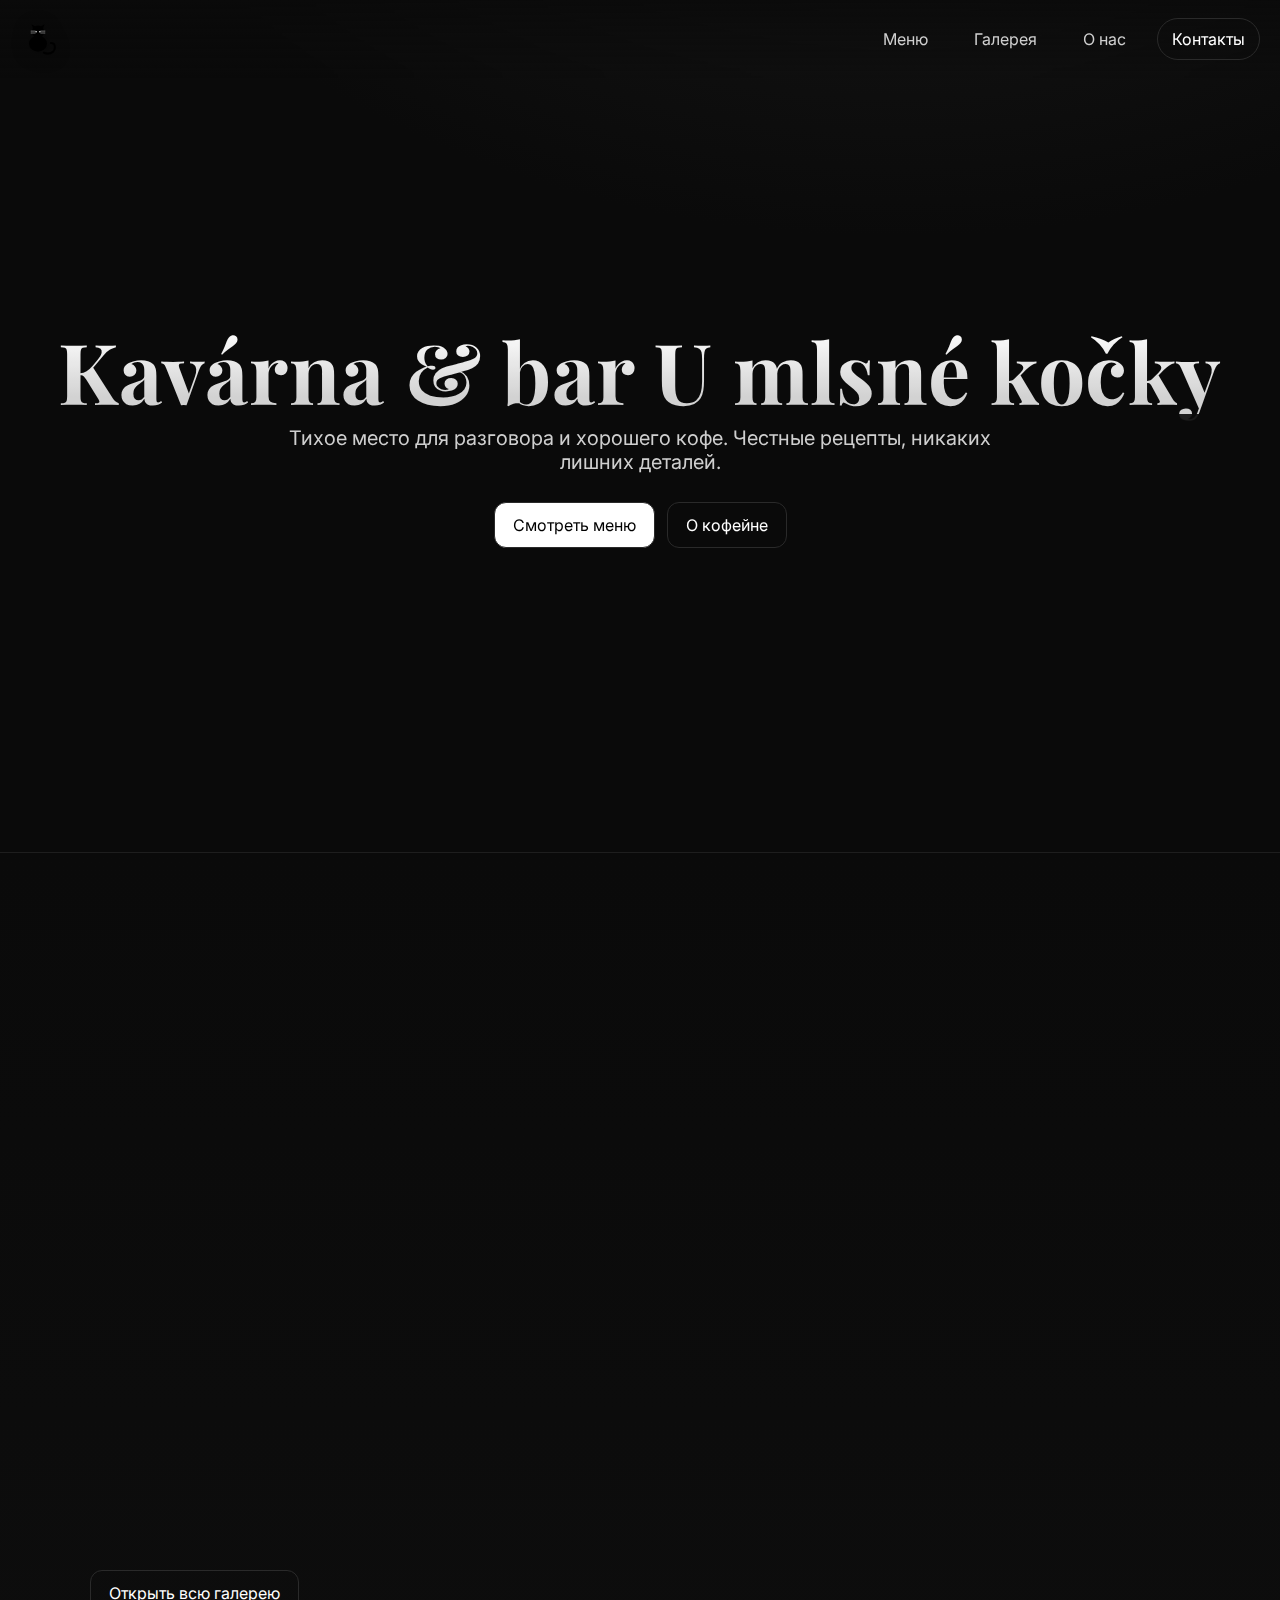
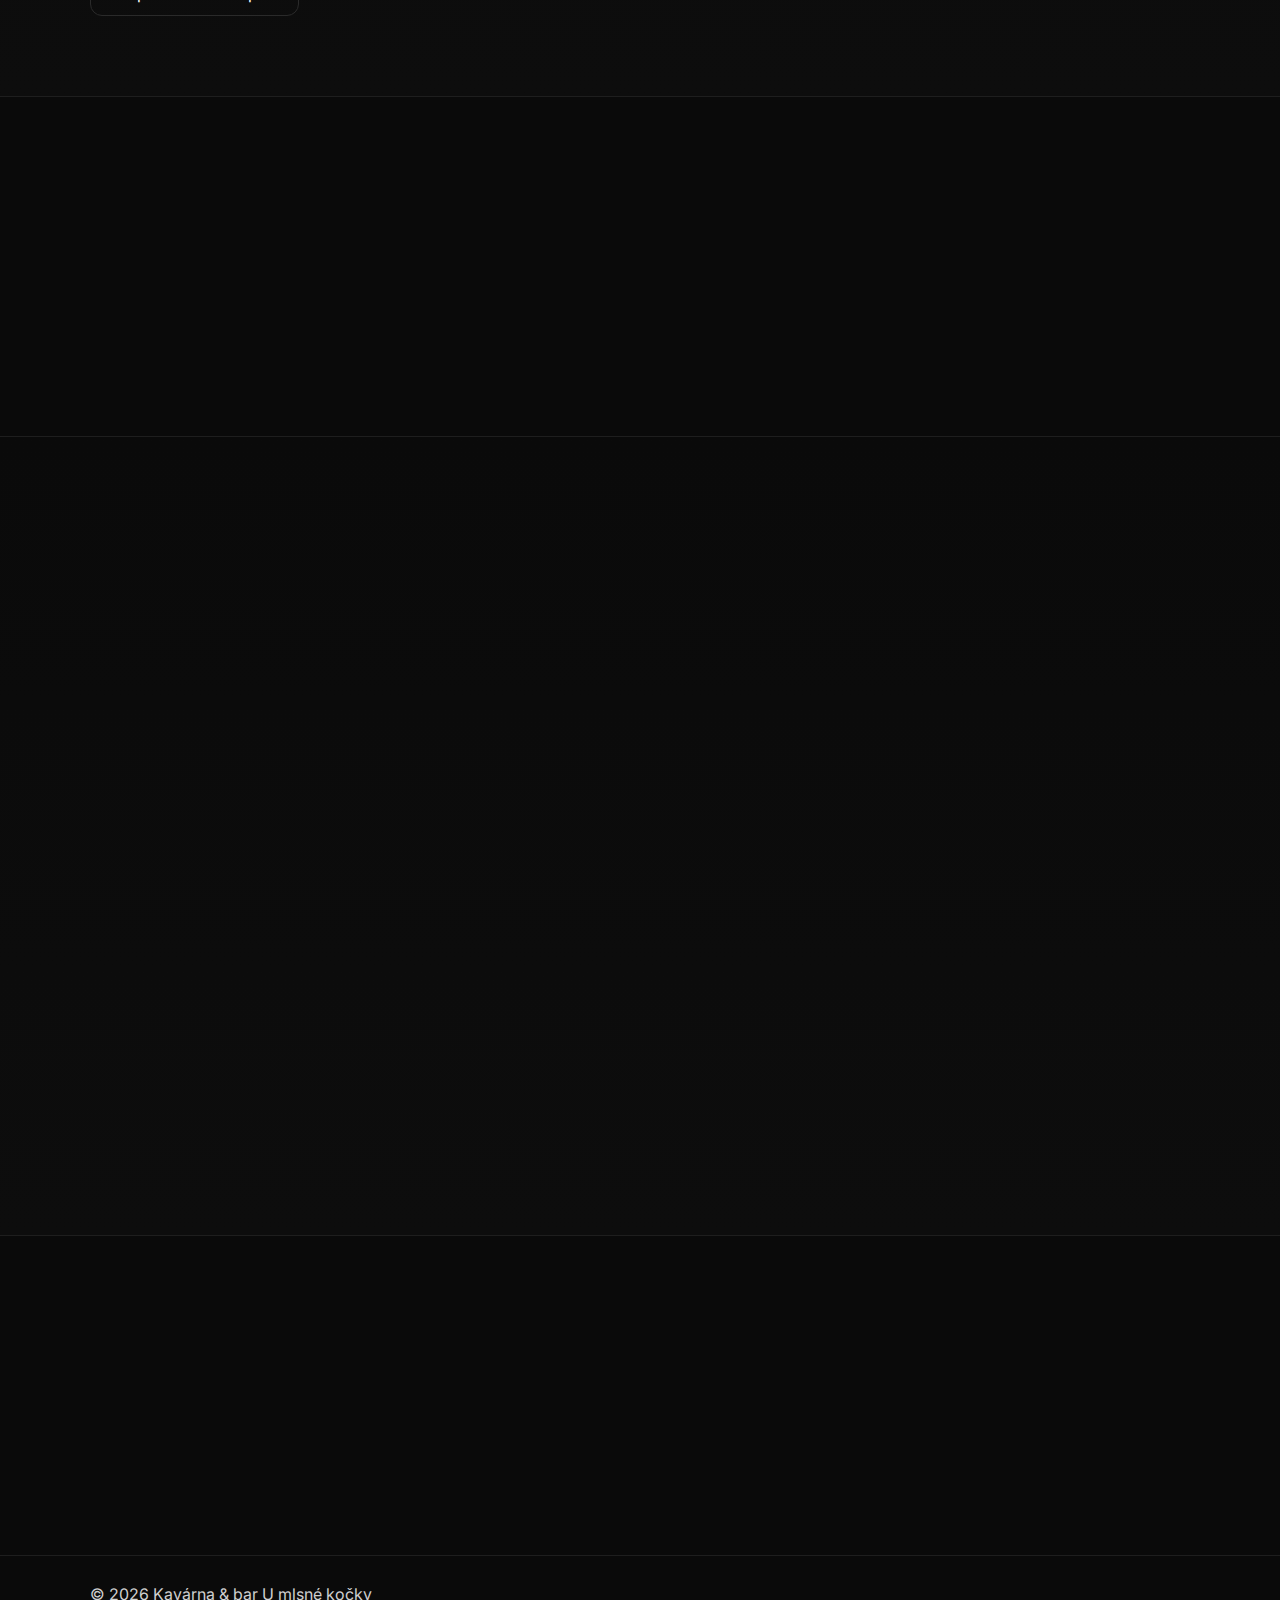
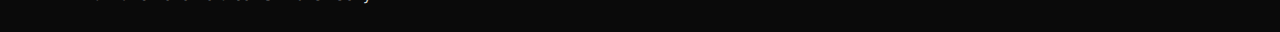
<file: Cafe-site/cafe-site/index.html>
<!doctype html>
<html lang="ru">
  <head>
    <meta charset="utf-8" />
    <meta name="viewport" content="width=device-width, initial-scale=1" />
    <title>Kavárna & bar U mlsné kočky</title>
    <meta name="description" content="Kavárna & bar U mlsné kočky — уютное монохромное место для кофе и разговоров" />
    <link rel="preconnect" href="https://fonts.googleapis.com">
    <link rel="preconnect" href="https://fonts.gstatic.com" crossorigin>
    <link href="https://fonts.googleapis.com/css2?family=Inter:wght@300;400;600;800&family=Playfair+Display:wght@400;700&display=swap" rel="stylesheet">
    <link rel="stylesheet" href="./styles.css" />
  </head>
  <body>
    <!-- Фиксированный логотип кота в углу -->
    <a class="logo" href="#hero" aria-label="Kavárna & bar U mlsné kočky">
      <img src="./assets/black-cat.svg" alt="Логотип — черный кот" />
    </a>

    <!-- Навигация -->
    <header class="site-header">
      <nav class="nav">
        <a href="./menu.html" class="nav__link">Меню</a>
        <a href="./gallery.html" class="nav__link">Галерея</a>
        <a href="./about.html" class="nav__link">О нас</a>
        <a href="./contact.html" class="nav__link nav__cta">Контакты</a>
      </nav>
    </header>

    <!-- Hero -->
    <section id="hero" class="hero">
      <div class="hero__inner">
        <h1 class="hero__title reveal">
          Kavárna & bar U mlsné kočky
        </h1>
        <p class="hero__subtitle reveal" style="--delay: .08s">
          Тихое место для разговора и хорошего кофе. Честные рецепты, никаких лишних деталей.
        </p>
        <div class="hero__actions reveal" style="--delay: .16s">
          <a href="#menu" class="btn btn--primary">Смотреть меню</a>
          <a href="#about" class="btn btn--ghost">О кофейне</a>
        </div>
      </div>
    </section>

    <!-- Галерея на главной -->
    <section id="gallery" class="section section--alt">
      <div class="container">
        <h2 class="section__title reveal">Галерея</h2>
        <div class="photo-grid">
          <div class="photo reveal"><span>Фото</span></div>
          <div class="photo reveal" style="--delay:.04s"><span>Фото</span></div>
          <div class="photo reveal" style="--delay:.08s"><span>Фото</span></div>
          <div class="photo reveal" style="--delay:.12s"><span>Фото</span></div>
          <div class="photo reveal" style="--delay:.16s"><span>Фото</span></div>
          <div class="photo reveal" style="--delay:.20s"><span>Фото</span></div>
        </div>
        <div class="hero__actions" style="margin-top:22px">
          <a href="./gallery.html" class="btn btn--ghost">Открыть всю галерею</a>
        </div>
      </div>
    </section>

    <!-- Меню -->
    <section id="menu" class="section">
      <div class="container">
        <h2 class="section__title reveal">Меню</h2>
        <p class="reveal" style="color: var(--muted); max-width: 720px;">
          На этой странице — краткий обзор. Полное меню с сезонными позициями — на отдельной странице.
        </p>
        <div class="hero__actions reveal" style="margin-top: 12px;">
          <a href="./menu.html" class="btn btn--primary">Открыть полное меню</a>
        </div>
      </div>
    </section>

    <!-- О нас (превью) -->
    <section id="about" class="section section--alt">
      <div class="container">
        <h2 class="section__title reveal">О нас</h2>
        <div class="split" style="margin-top: 6px;">
          <div class="split__col reveal">
            <p style="color: var(--muted); max-width: 680px;">
              Мы ценим простоту и аккуратность. О том, как работаем и почему так — на странице «О нас».
            </p>
            <div class="hero__actions" style="margin-top: 10px;">
              <a href="./about.html" class="btn btn--ghost">Читать историю</a>
            </div>
          </div>
          <div class="split__col reveal" style="--delay:.06s">
            <div class="photo" style="aspect-ratio: 3/4;"><span>Фото</span></div>
          </div>
        </div>
      </div>
    </section>

    <!-- Контакты (превью) -->
    <section id="contact" class="section">
      <div class="container">
        <h2 class="section__title reveal">Контакты</h2>
        <p class="reveal" style="color: var(--muted); max-width: 720px;">Адрес, часы и телефон — на отдельной странице. Будем рады встрече.</p>
        <div class="hero__actions reveal" style="margin-top: 12px;">
          <a href="./contact.html" class="btn btn--primary">Открыть контакты</a>
        </div>
      </div>
    </section>

    <footer class="footer">
      <div class="container">
        <span>© <span id="year"></span> Kavárna & bar U mlsné kočky</span>
      </div>
    </footer>

    <script src="./script.js"></script>
  </body>
</html>
</file>
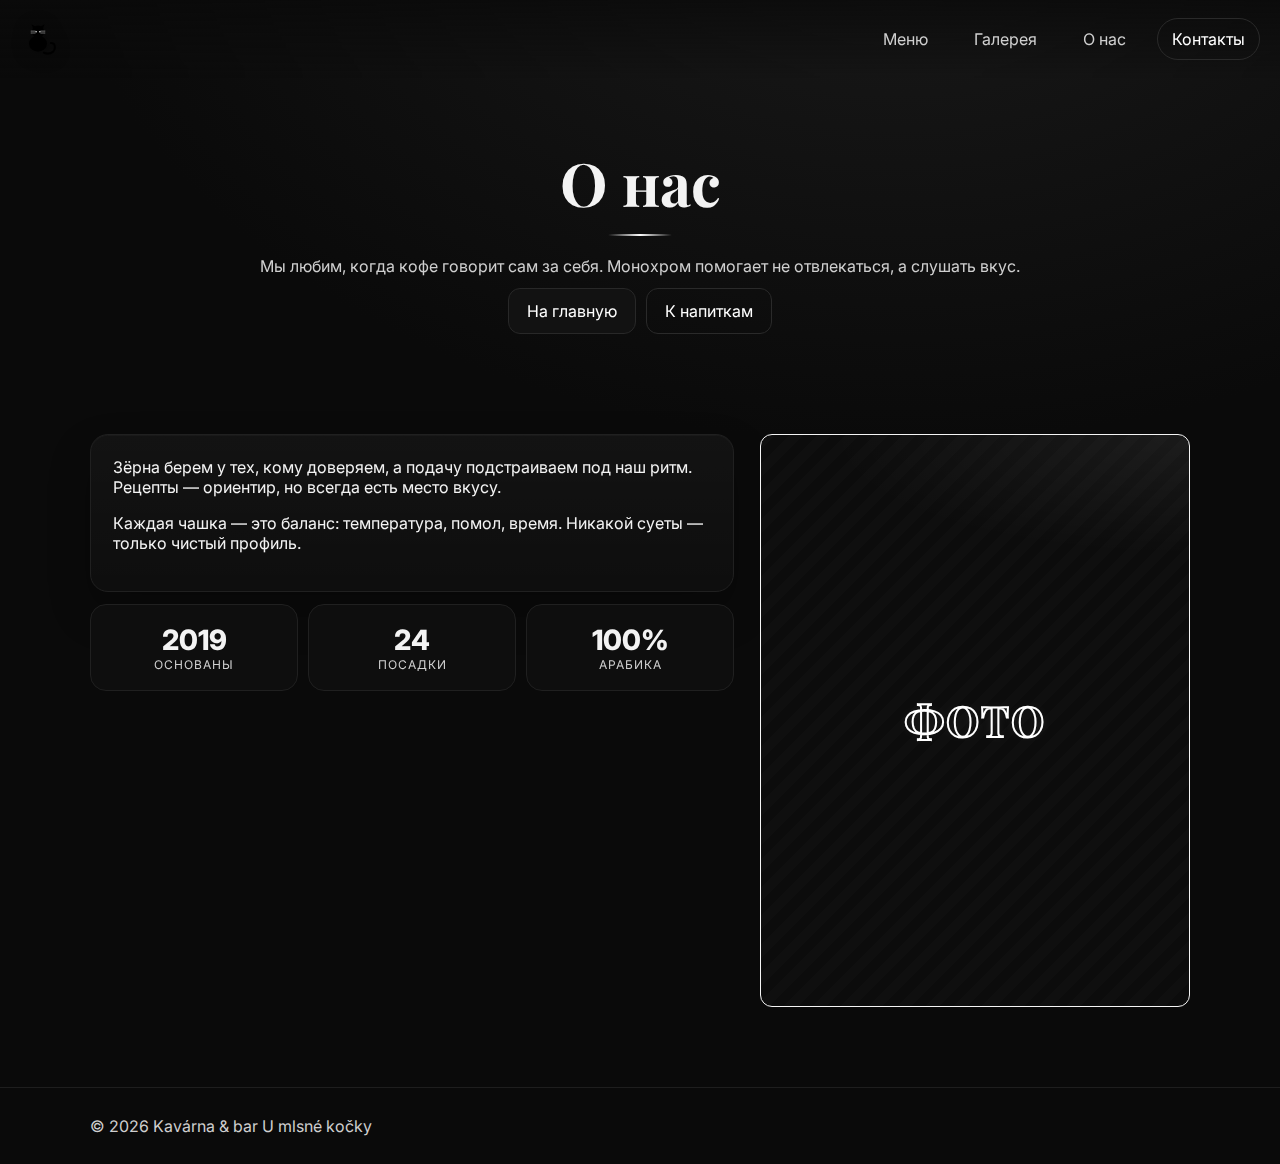
<file: Cafe-site/cafe-site/about.html>
<!doctype html>
<html lang="ru">
  <head>
    <meta charset="utf-8" />
    <meta name="viewport" content="width=device-width, initial-scale=1" />
    <title>О нас — Kavárna & bar U mlsné kočky</title>
    <meta name="description" content="О нас — Kavárna & bar U mlsné kočky. Наша философия, ритм и вкус без лишних слов." />
    <link rel="preconnect" href="https://fonts.googleapis.com">
    <link rel="preconnect" href="https://fonts.gstatic.com" crossorigin>
    <link href="https://fonts.googleapis.com/css2?family=Inter:wght@300;400;600;800&family=Playfair+Display:wght@400;700&display=swap" rel="stylesheet">
    <link rel="stylesheet" href="./styles.css" />
  </head>
  <body>
    <a class="logo" href="./index.html#hero" aria-label="Kavárna & bar U mlsné kočky">
      <img src="./assets/black-cat.svg" alt="Логотип — черный кот" />
    </a>

    <header class="site-header">
      <nav class="nav">
        <a href="./menu.html" class="nav__link">Меню</a>
        <a href="./gallery.html" class="nav__link">Галерея</a>
        <a href="./about.html" class="nav__link">О нас</a>
        <a href="./contact.html" class="nav__link nav__cta">Контакты</a>
      </nav>
    </header>

    <section class="page-hero">
      <div class="container">
        <h1 class="page-hero__title reveal">О нас</h1>
        <div class="rule reveal" style="--delay:.03s"></div>
        <p class="page-hero__subtitle reveal" style="--delay:.06s">Мы любим, когда кофе говорит сам за себя. Монохром помогает не отвлекаться, а слушать вкус.</p>
        <div class="btn-group reveal" style="--delay:.09s; margin-top:12px;">
          <a href="./index.html#hero" class="btn btn--soft">На главную</a>
          <a href="./menu.html" class="btn btn--ghost">К напиткам</a>
        </div>
      </div>
    </section>

    <section class="section">
      <div class="container">
        <div class="split" style="margin-top: 6px;">
          <div class="split__col">
            <div class="panel reveal">
              <p style="margin-top:0">Зёрна берем у тех, кому доверяем, а подачу подстраиваем под наш ритм. Рецепты — ориентир, но всегда есть место вкусу.</p>
              <p>Каждая чашка — это баланс: температура, помол, время. Никакой суеты — только чистый профиль.</p>
            </div>
            <div class="about-block reveal" style="margin-top: 12px;">
              <div class="about-block__item"><span class="about-block__num">2019</span><span class="about-block__label">основаны</span></div>
              <div class="about-block__item"><span class="about-block__num">24</span><span class="about-block__label">посадки</span></div>
              <div class="about-block__item"><span class="about-block__num">100%</span><span class="about-block__label">арабика</span></div>
            </div>
          </div>
          <div class="split__col reveal" style="--delay:.06s">
            <div class="photo" style="aspect-ratio: 3/4;"><span>Фото</span></div>
          </div>
        </div>
      </div>
    </section>

    <footer class="footer">
      <div class="container">
        <span>© <span id="year"></span> Kavárna & bar U mlsné kočky</span>
      </div>
    </footer>

    <script src="./script.js"></script>
  </body>
</html>
</file>
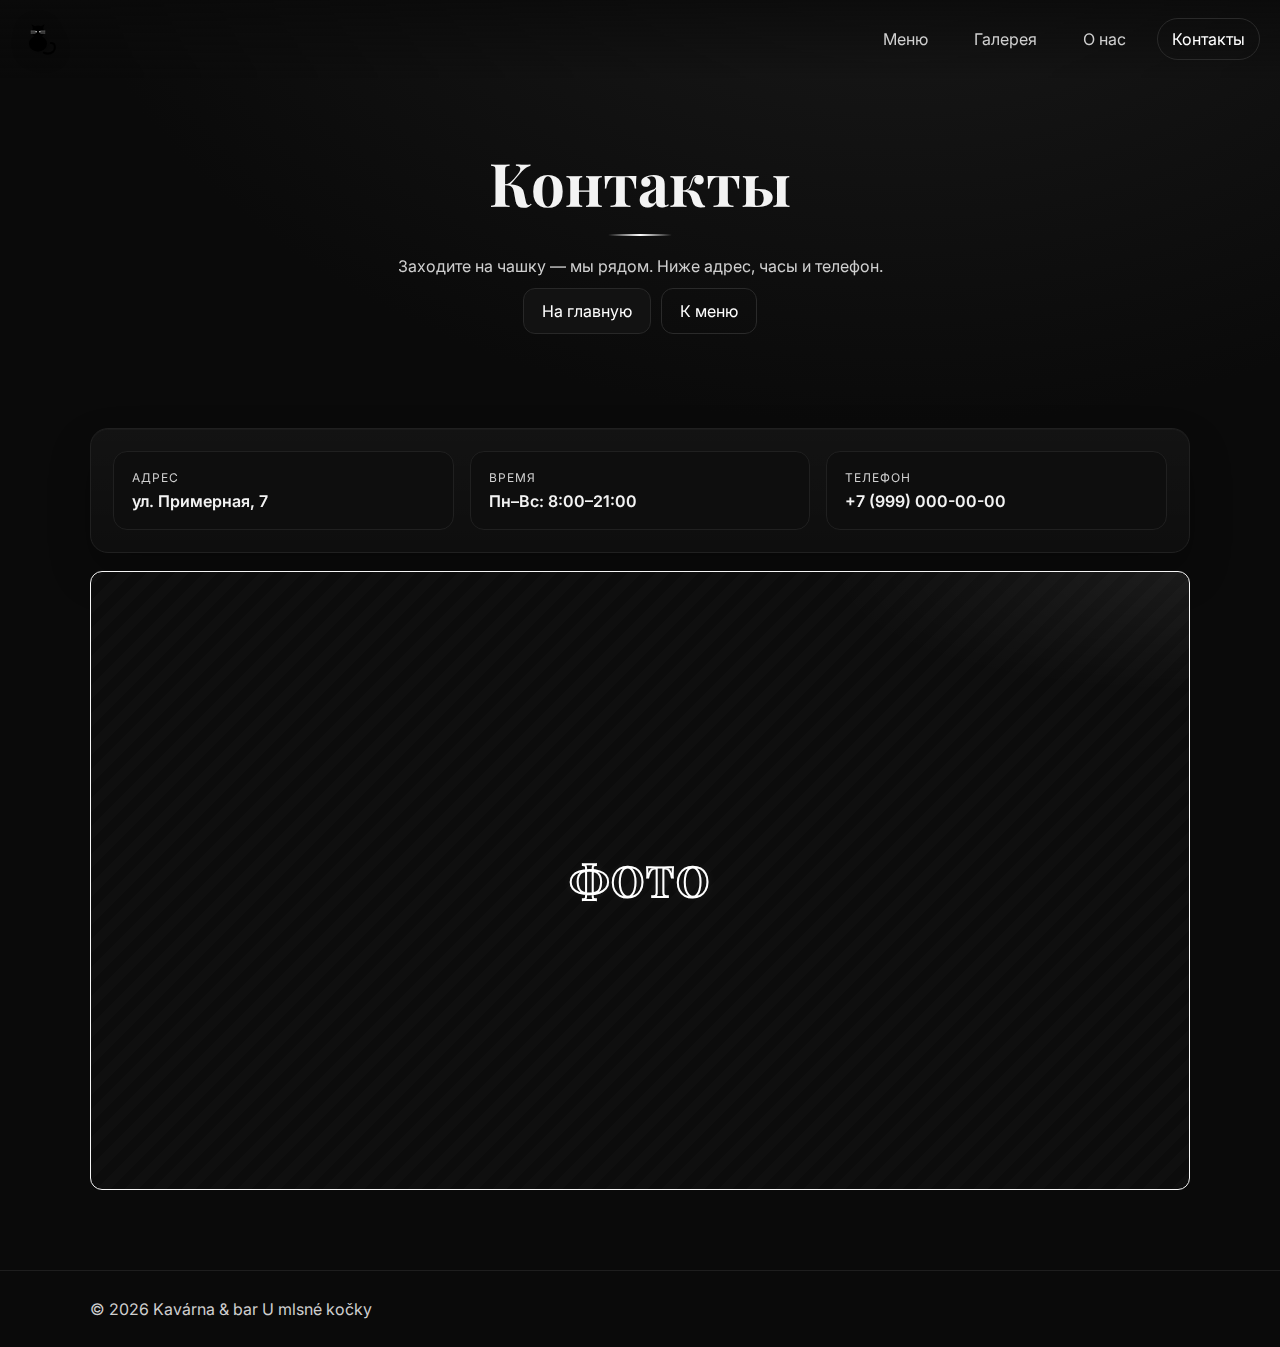
<file: Cafe-site/cafe-site/contact.html>
<!doctype html>
<html lang="ru">
  <head>
    <meta charset="utf-8" />
    <meta name="viewport" content="width=device-width, initial-scale=1" />
    <title>Контакты — Kavárna & bar U mlsné kočky</title>
    <meta name="description" content="Контакты Kavárna & bar U mlsné kočky — адрес, часы, телефон" />
    <link rel="preconnect" href="https://fonts.googleapis.com">
    <link rel="preconnect" href="https://fonts.gstatic.com" crossorigin>
    <link href="https://fonts.googleapis.com/css2?family=Inter:wght@300;400;600;800&family=Playfair+Display:wght@400;700&display=swap" rel="stylesheet">
    <link rel="stylesheet" href="./styles.css" />
  </head>
  <body>
    <a class="logo" href="./index.html#hero" aria-label="Kavárna & bar U mlsné kočky">
      <img src="./assets/black-cat.svg" alt="Логотип — черный кот" />
    </a>

    <header class="site-header">
      <nav class="nav">
        <a href="./menu.html" class="nav__link">Меню</a>
        <a href="./gallery.html" class="nav__link">Галерея</a>
        <a href="./about.html" class="nav__link">О нас</a>
        <a href="./contact.html" class="nav__link nav__cta">Контакты</a>
      </nav>
    </header>

    <section class="page-hero">
      <div class="container">
        <h1 class="page-hero__title reveal">Контакты</h1>
        <div class="rule reveal" style="--delay:.03s"></div>
        <p class="page-hero__subtitle reveal" style="--delay:.06s">Заходите на чашку — мы рядом. Ниже адрес, часы и телефон.</p>
        <div class="btn-group reveal" style="--delay:.09s; margin-top:12px;">
          <a href="./index.html#hero" class="btn btn--soft">На главную</a>
          <a href="./menu.html" class="btn btn--ghost">К меню</a>
        </div>
      </div>
    </section>

    <section class="section">
      <div class="container">
        <div class="panel reveal">
          <div class="contact" style="margin-top: 0;">
            <div class="contact__item"><span class="contact__label">Адрес</span><span class="contact__value">ул. Примерная, 7</span></div>
            <div class="contact__item"><span class="contact__label">Время</span><span class="contact__value">Пн–Вс: 8:00–21:00</span></div>
            <div class="contact__item"><span class="contact__label">Телефон</span><a class="contact__value" href="tel:+79990000000">+7 (999) 000-00-00</a></div>
          </div>
        </div>
        <div class="reveal" style="--delay:.06s; margin-top:18px;">
          <div class="photo" style="aspect-ratio: 16/9;"><span>Фото</span></div>
        </div>
      </div>
    </section>

    <footer class="footer">
      <div class="container">
        <span>© <span id="year"></span> Kavárna & bar U mlsné kočky</span>
      </div>
    </footer>

    <script src="./script.js"></script>
  </body>
</html>
</file>
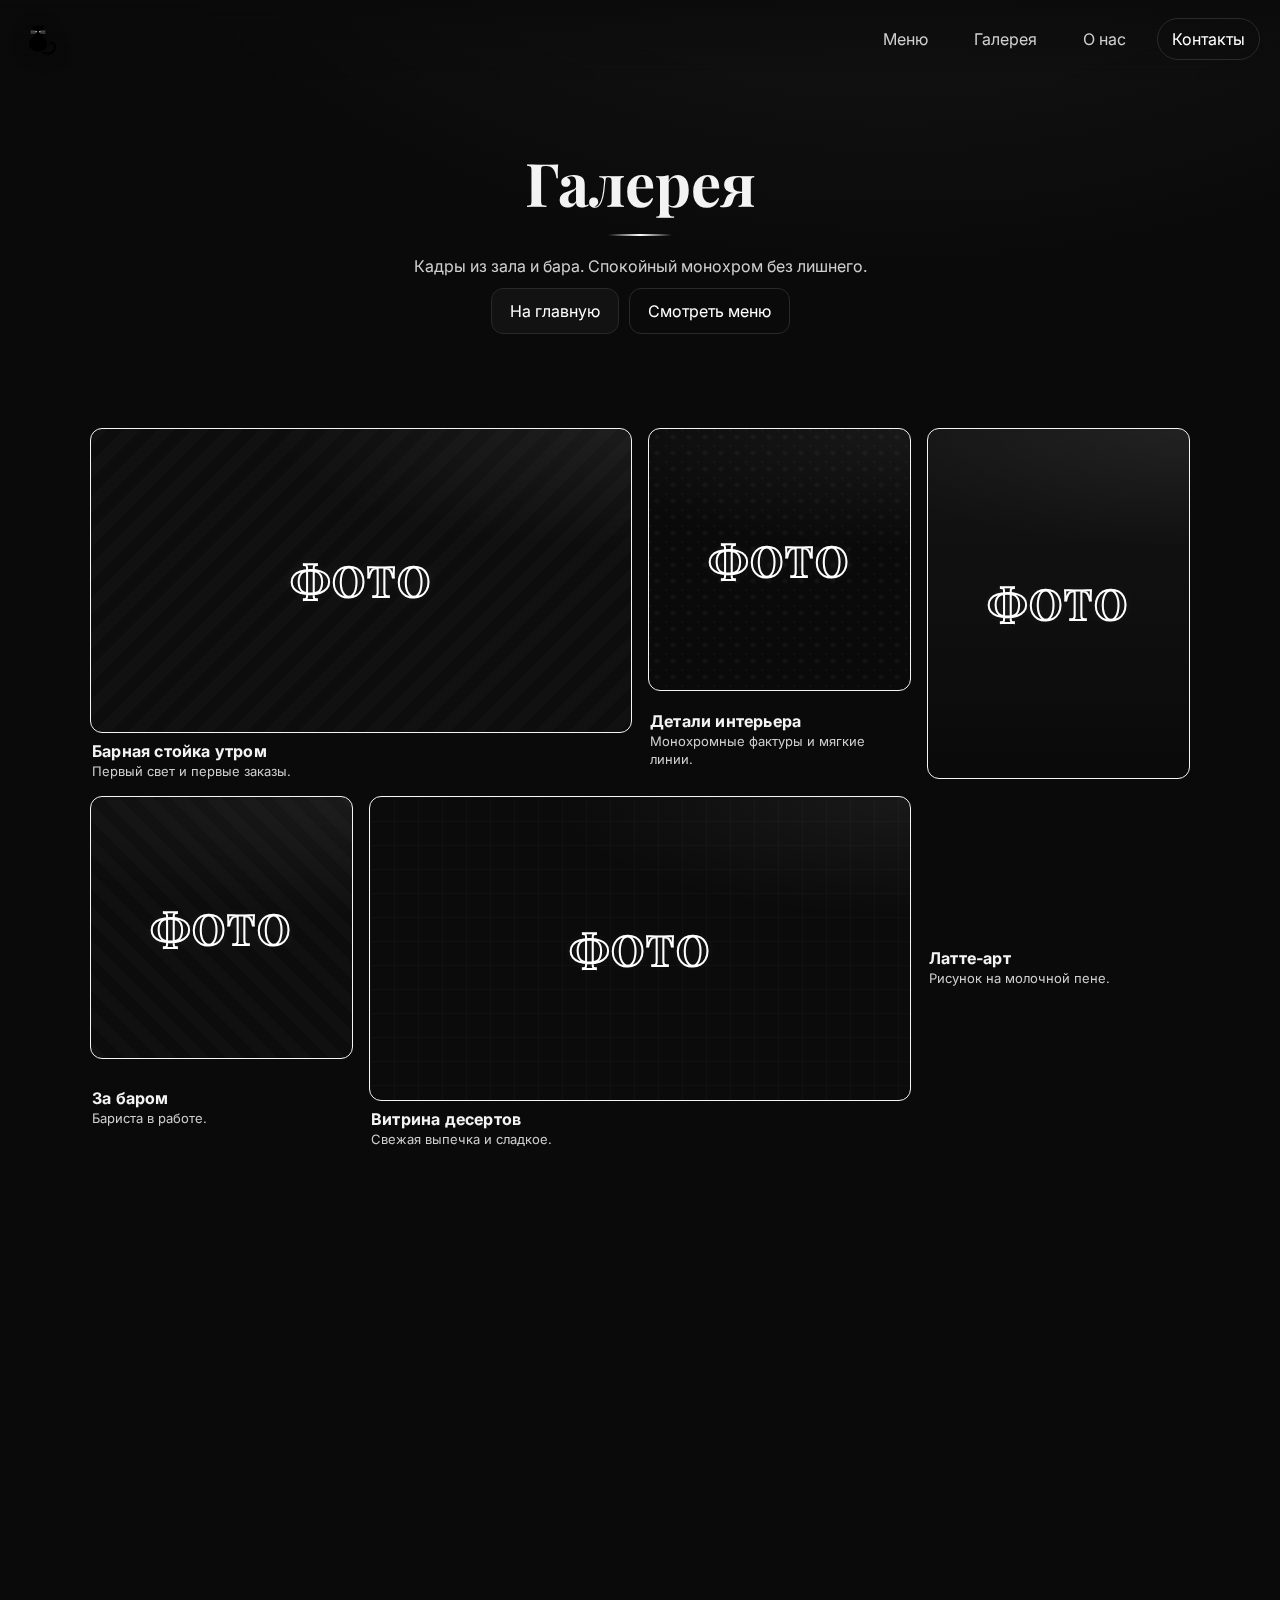
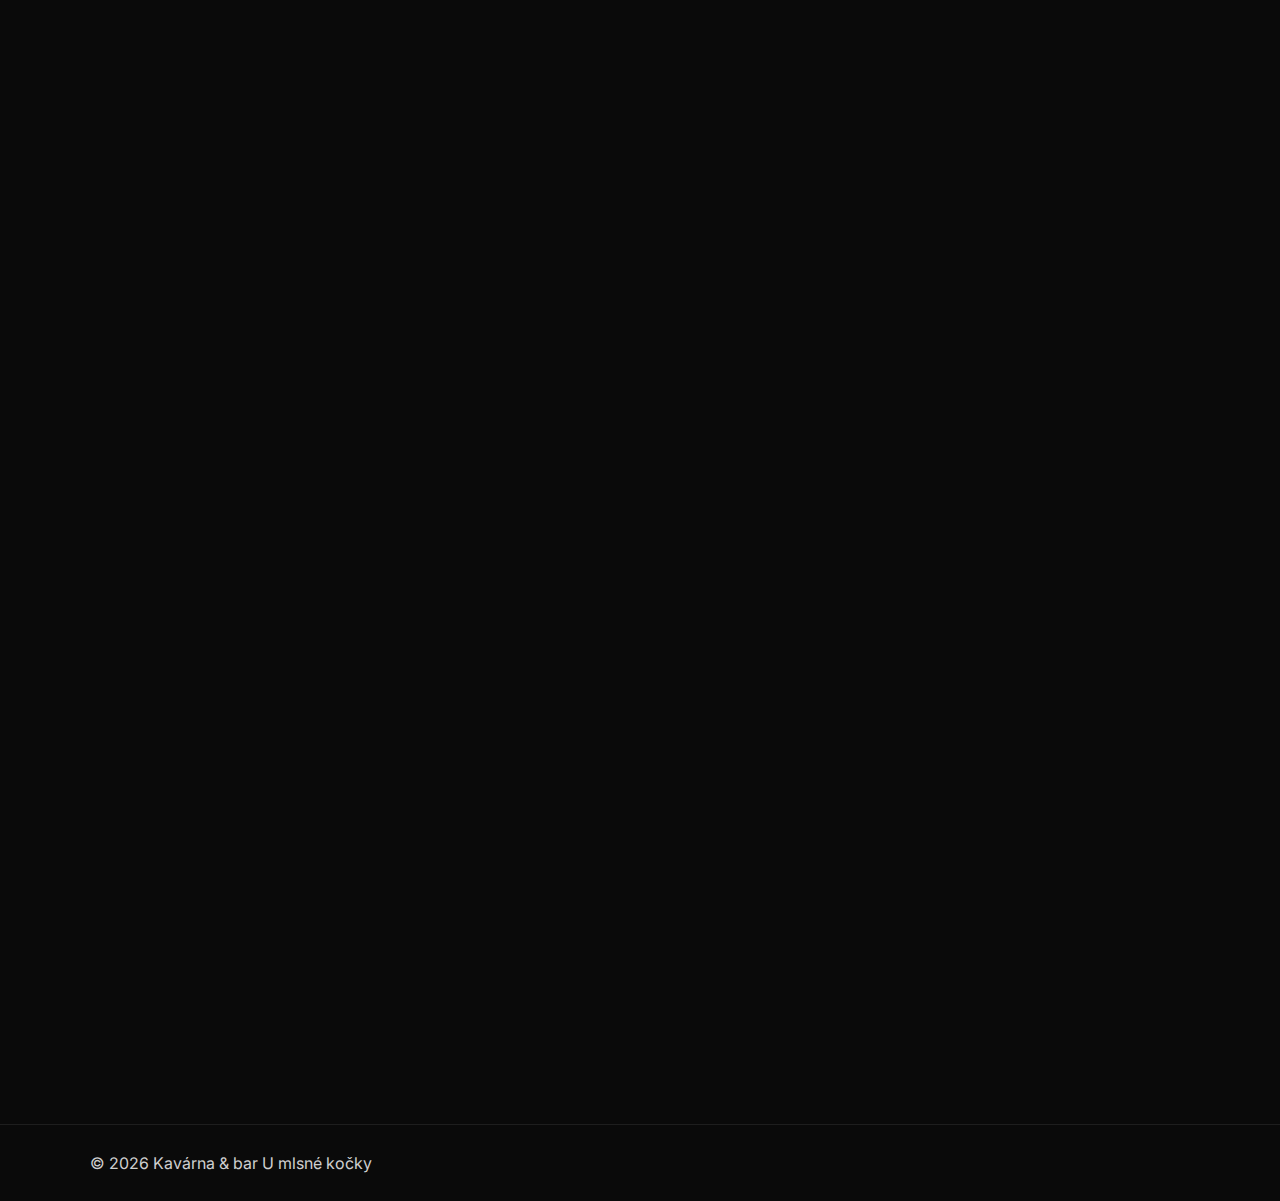
<file: Cafe-site/cafe-site/gallery.html>
<!doctype html>
<html lang="ru">
  <head>
    <meta charset="utf-8" />
    <meta name="viewport" content="width=device-width, initial-scale=1" />
    <title>Галерея — Kavárna & bar U mlsné kočky</title>
    <meta name="description" content="Галерея Kavárna & bar U mlsné kočky — моменты и настроение в монохроме" />
    <link rel="preconnect" href="https://fonts.googleapis.com">
    <link rel="preconnect" href="https://fonts.gstatic.com" crossorigin>
    <link href="https://fonts.googleapis.com/css2?family=Inter:wght@300;400;600;800&family=Playfair+Display:wght@400;700&display=swap" rel="stylesheet">
    <link rel="stylesheet" href="./styles.css" />
  </head>
  <body>
    <a class="logo" href="./index.html#hero" aria-label="Kavárna & bar U mlsné kočky">
      <img src="./assets/black-cat.svg" alt="Логотип — черный кот" />
    </a>

    <header class="site-header">
      <nav class="nav">
        <a href="./menu.html" class="nav__link">Меню</a>
        <a href="./gallery.html" class="nav__link">Галерея</a>
        <a href="./about.html" class="nav__link">О нас</a>
        <a href="./contact.html" class="nav__link nav__cta">Контакты</a>
      </nav>
    </header>

    <section class="page-hero">
      <div class="container">
        <h1 class="page-hero__title reveal">Галерея</h1>
        <div class="rule reveal" style="--delay:.03s"></div>
        <p class="page-hero__subtitle reveal" style="--delay:.06s">Кадры из зала и бара. Спокойный монохром без лишнего.</p>
        <div class="btn-group reveal" style="--delay:.09s; margin-top:12px;">
          <a href="./index.html#hero" class="btn btn--soft">На главную</a>
          <a href="./menu.html" class="btn btn--ghost">Смотреть меню</a>
        </div>
      </div>
    </section>

    <section class="section">
      <div class="container">
        <div class="masonry-grid">
          <div class="photo-card span-col-2 reveal">
            <div class="photo photo--wide photo--diag"><span>Фото</span></div>
            <div class="caption"><h3 class="caption__title">Барная стойка утром</h3><p class="caption__desc">Первый свет и первые заказы.</p></div>
          </div>
          <div class="photo-card reveal" style="--delay:.02s">
            <div class="photo photo--square photo--dots"><span>Фото</span></div>
            <div class="caption"><h3 class="caption__title">Детали интерьера</h3><p class="caption__desc">Монохромные фактуры и мягкие линии.</p></div>
          </div>
          <div class="photo-card span-row-2 reveal" style="--delay:.04s">
            <div class="photo photo--tall photo--fade"><span>Фото</span></div>
            <div class="caption"><h3 class="caption__title">Латте‑арт</h3><p class="caption__desc">Рисунок на молочной пене.</p></div>
          </div>
          <div class="photo-card reveal" style="--delay:.06s">
            <div class="photo photo--square photo--cross"><span>Фото</span></div>
            <div class="caption"><h3 class="caption__title">За баром</h3><p class="caption__desc">Бариста в работе.</p></div>
          </div>
          <div class="photo-card span-col-2 reveal" style="--delay:.08s">
            <div class="photo photo--wide photo--grid"><span>Фото</span></div>
            <div class="caption"><h3 class="caption__title">Витрина десертов</h3><p class="caption__desc">Свежая выпечка и сладкое.</p></div>
          </div>
          <div class="photo-card reveal" style="--delay:.10s">
            <div class="photo photo--tall photo--diag"><span>Фото</span></div>
            <div class="caption"><h3 class="caption__title">Вид на улицу</h3><p class="caption__desc">Город и пар из чашки.</p></div>
          </div>
          <div class="photo-card reveal" style="--delay:.12s">
            <div class="photo photo--square photo--fade"><span>Фото</span></div>
            <div class="caption"><h3 class="caption__title">Зёрна</h3><p class="caption__desc">Свежая обжарка и аромат.</p></div>
          </div>
          <div class="photo-card span-col-2 reveal" style="--delay:.14s">
            <div class="photo photo--wide photo--dots"><span>Фото</span></div>
            <div class="caption"><h3 class="caption__title">Зал вечером</h3><p class="caption__desc">Тихие разговоры и мягкий свет.</p></div>
          </div>
          <div class="photo-card reveal" style="--delay:.16s">
            <div class="photo photo--square photo--grid"><span>Фото</span></div>
            <div class="caption"><h3 class="caption__title">Эспрессо</h3><p class="caption__desc">Коротко и по делу.</p></div>
          </div>
          <div class="photo-card span-row-2 reveal" style="--delay:.18s">
            <div class="photo photo--tall photo--cross"><span>Фото</span></div>
            <div class="caption"><h3 class="caption__title">Кухня бара</h3><p class="caption__desc">Помол, вес и тайминг.</p></div>
          </div>
          <div class="photo-card span-col-2 reveal" style="--delay:.20s">
            <div class="photo photo--wide photo--fade"><span>Фото</span></div>
            <div class="caption"><h3 class="caption__title">Раннее утро</h3><p class="caption__desc">Первый пар из кофемашины.</p></div>
          </div>
          <div class="photo-card reveal" style="--delay:.22s">
            <div class="photo photo--square photo--diag"><span>Фото</span></div>
            <div class="caption"><h3 class="caption__title">Подача</h3><p class="caption__desc">Тонкая керамика и тёплые руки.</p></div>
          </div>
          <div class="photo-card reveal" style="--delay:.24s">
            <div class="photo photo--square photo--grid"><span>Фото</span></div>
            <div class="caption"><h3 class="caption__title">У стойки</h3><p class="caption__desc">Небольшая очередь — хороший признак.</p></div>
          </div>
          <div class="photo-card span-col-2 reveal" style="--delay:.26s">
            <div class="photo photo--wide photo--diag"><span>Фото</span></div>
            <div class="caption"><h3 class="caption__title">Закат в зале</h3><p class="caption__desc">Мягкий свет на тёмных столешницах.</p></div>
          </div>
        </div>
      </div>
    </section>

    <footer class="footer">
      <div class="container">
        <span>© <span id="year"></span> Kavárna & bar U mlsné kočky</span>
      </div>
    </footer>

    <script src="./script.js"></script>
  </body>
</html>
</file>
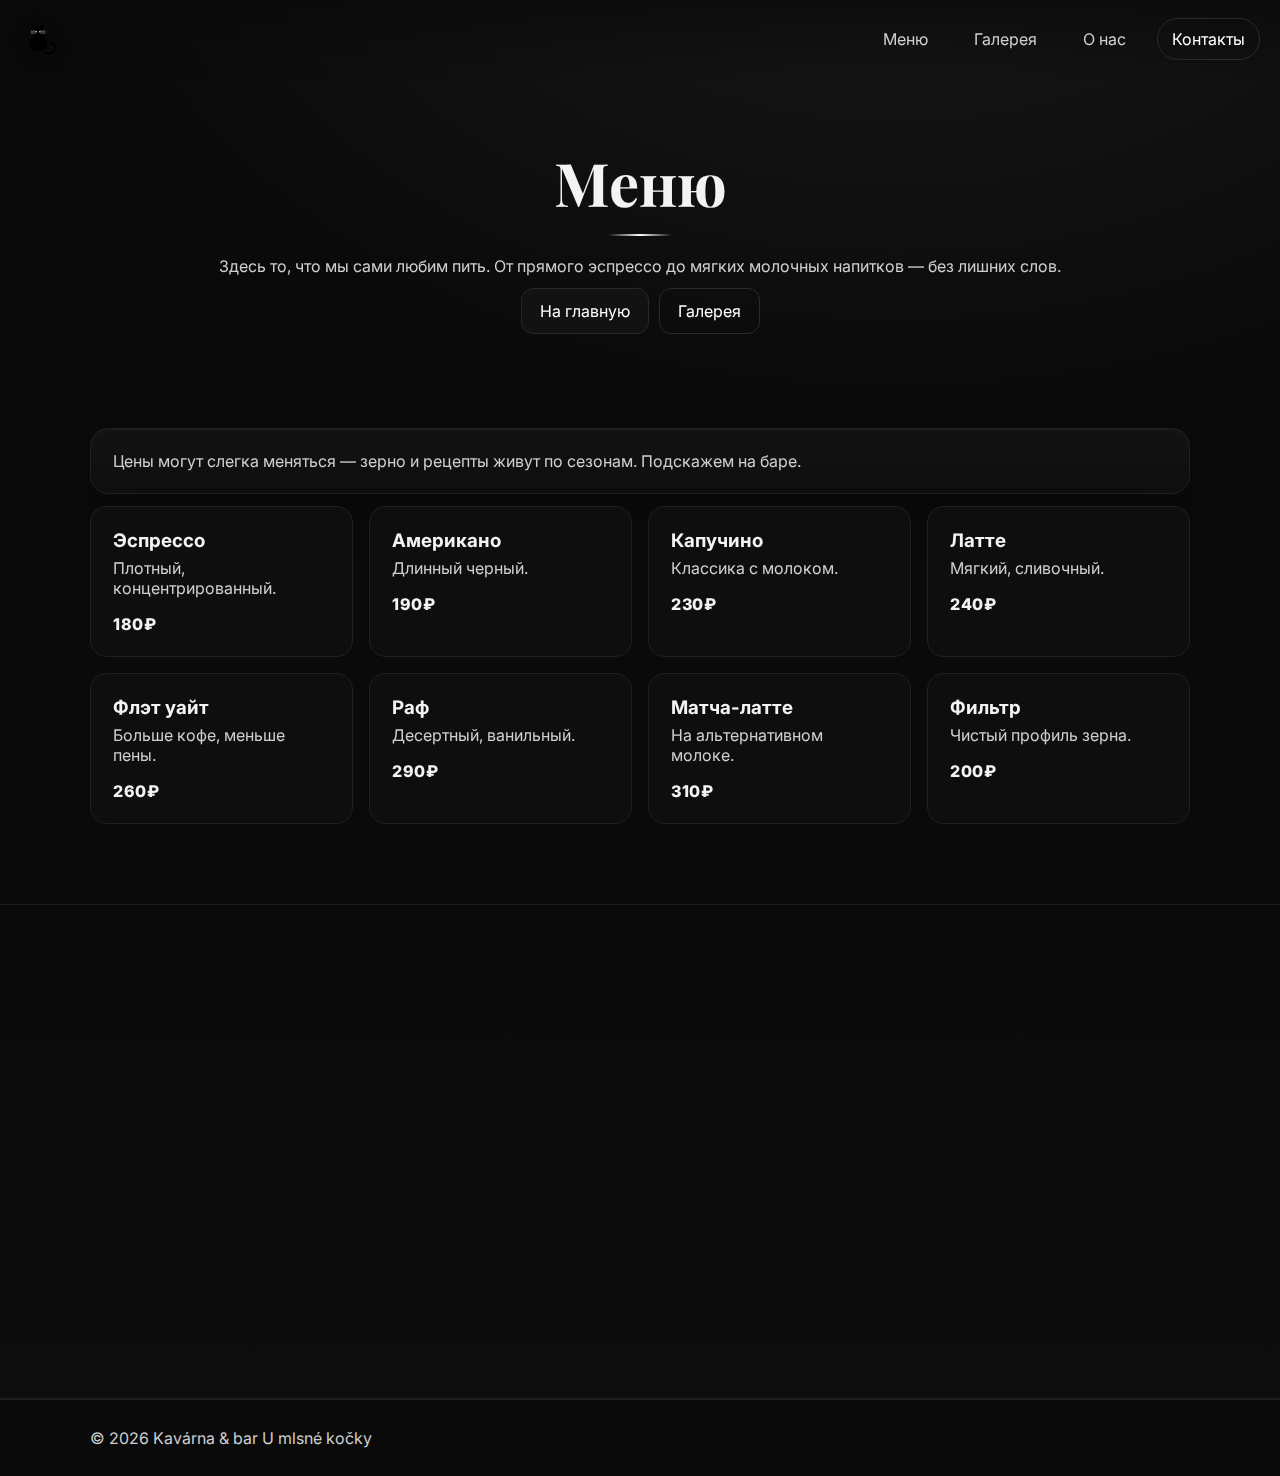
<file: Cafe-site/cafe-site/menu.html>
<!doctype html>
<html lang="ru">
  <head>
    <meta charset="utf-8" />
    <meta name="viewport" content="width=device-width, initial-scale=1" />
    <title>Меню — Kavárna & bar U mlsné kočky</title>
    <meta name="description" content="Меню Kavárna & bar U mlsné kočky — любимые классики и сезонные находки" />
    <link rel="preconnect" href="https://fonts.googleapis.com">
    <link rel="preconnect" href="https://fonts.gstatic.com" crossorigin>
    <link href="https://fonts.googleapis.com/css2?family=Inter:wght@300;400;600;800&family=Playfair+Display:wght@400;700&display=swap" rel="stylesheet">
    <link rel="stylesheet" href="./styles.css" />
  </head>
  <body>
    <a class="logo" href="./index.html#hero" aria-label="Kavárna & bar U mlsné kočky">
      <img src="./assets/black-cat.svg" alt="Логотип — черный кот" />
    </a>

    <header class="site-header">
      <nav class="nav">
        <a href="./menu.html" class="nav__link">Меню</a>
        <a href="./gallery.html" class="nav__link">Галерея</a>
        <a href="./about.html" class="nav__link">О нас</a>
        <a href="./contact.html" class="nav__link nav__cta">Контакты</a>
      </nav>
    </header>

    <section class="page-hero">
      <div class="container">
        <h1 class="page-hero__title reveal">Меню</h1>
        <div class="rule reveal" style="--delay:.03s"></div>
        <p class="page-hero__subtitle reveal" style="--delay:.06s">Здесь то, что мы сами любим пить. От прямого эспрессо до мягких молочных напитков — без лишних слов.</p>
        <div class="btn-group reveal" style="--delay:.09s; margin-top:12px;">
          <a href="./index.html#hero" class="btn btn--soft">На главную</a>
          <a href="./gallery.html" class="btn btn--ghost">Галерея</a>
        </div>
      </div>
    </section>

    <section class="section">
      <div class="container">
        <div class="panel reveal">
          <p style="color: var(--muted); margin:0;">Цены могут слегка меняться — зерно и рецепты живут по сезонам. Подскажем на баре.</p>
        </div>
        <div class="menu-grid" style="margin-top: 12px;">
          <article class="card reveal"><h3 class="card__title">Эспрессо</h3><p class="card__text">Плотный, концентрированный.</p><span class="card__price">180₽</span></article>
          <article class="card reveal" style="--delay:.04s"><h3 class="card__title">Американо</h3><p class="card__text">Длинный черный.</p><span class="card__price">190₽</span></article>
          <article class="card reveal" style="--delay:.08s"><h3 class="card__title">Капучино</h3><p class="card__text">Классика с молоком.</p><span class="card__price">230₽</span></article>
          <article class="card reveal" style="--delay:.12s"><h3 class="card__title">Латте</h3><p class="card__text">Мягкий, сливочный.</p><span class="card__price">240₽</span></article>
          <article class="card reveal" style="--delay:.16s"><h3 class="card__title">Флэт уайт</h3><p class="card__text">Больше кофе, меньше пены.</p><span class="card__price">260₽</span></article>
          <article class="card reveal" style="--delay:.20s"><h3 class="card__title">Раф</h3><p class="card__text">Десертный, ванильный.</p><span class="card__price">290₽</span></article>
          <article class="card reveal" style="--delay:.24s"><h3 class="card__title">Матча-латте</h3><p class="card__text">На альтернативном молоке.</p><span class="card__price">310₽</span></article>
          <article class="card reveal" style="--delay:.28s"><h3 class="card__title">Фильтр</h3><p class="card__text">Чистый профиль зерна.</p><span class="card__price">200₽</span></article>
        </div>
      </div>
    </section>

    <section class="section section--alt">
      <div class="container">
        <h2 class="section__title reveal">Витрина</h2>
        <div class="photo-grid" style="margin-top: 10px;">
          <div class="photo reveal"><span>Фото</span></div>
          <div class="photo reveal" style="--delay:.05s"><span>Фото</span></div>
          <div class="photo reveal" style="--delay:.10s"><span>Фото</span></div>
        </div>
      </div>
    </section>

    <footer class="footer">
      <div class="container">
        <span>© <span id="year"></span> Kavárna & bar U mlsné kočky</span>
      </div>
    </footer>

    <script src="./script.js"></script>
  </body>
</html>
</file>
<file: Cafe-site/cafe-site/styles.css>
/* ---------- Base ---------- */
:root {
  --bg: #0a0a0a;
  --bg-alt: #111;
  --text: #f3f3f3;
  --muted: #cfcfcf;
  --line: #1e1e1e;
  --white: #fff;
  --black: #000;
  --accent: #fff; /* акцент остаётся белым для ч/б темы */
}

* { box-sizing: border-box; }
html { scroll-behavior: smooth; }

body {
  margin: 0;
  font-family: Inter, system-ui, -apple-system, Segoe UI, Roboto, Ubuntu, Cantarell, "Helvetica Neue", Arial, "Noto Sans", "Apple Color Emoji", "Segoe UI Emoji";
  color: var(--text);
  background: radial-gradient(1200px 800px at 70% -10%, #1a1a1a 0%, #0a0a0a 70%);
}

img { display: block; max-width: 100%; height: auto; }
a { color: inherit; text-decoration: none; }

.container {
  width: min(1100px, 92vw);
  margin: 0 auto;
}

/* ---------- Logo ---------- */
.logo {
  position: fixed;
  top: 18px;
  left: 18px; /* логотип в углу */
  width: 40px;
  height: 40px;
  z-index: 1000;
  opacity: .92;
  transition: transform .35s ease, opacity .35s ease, filter .35s ease;
  filter: drop-shadow(0 2px 10px rgba(0,0,0,.4));
}
.logo:hover { transform: scale(1.06) rotate(-2deg); opacity: 1; }
.logo img { width: 100%; height: 100%; }

/* ---------- Header / Nav ---------- */
.site-header {
  position: sticky;
  top: 0;
  z-index: 900;
  backdrop-filter: blur(8px);
  background: linear-gradient(to bottom, rgba(10,10,10,.8), rgba(10,10,10,.0));
}

.nav {
  display: flex;
  justify-content: flex-end;
  gap: 16px;
  align-items: center;
  padding: 18px 20px;
}

.nav__link {
  padding: 10px 14px;
  border-radius: 999px;
  border: 1px solid transparent;
  color: var(--muted);
  transition: color .25s ease, border-color .25s ease, background-color .25s ease;
}

.nav__link:hover {
  color: var(--white);
  border-color: #2a2a2a;
  background: #121212;
}

.nav__cta { border-color: #2a2a2a; color: var(--white); }

/* ---------- Hero ---------- */
.hero {
  min-height: 86vh;
  display: grid;
  place-items: center;
  position: relative;
}

.hero__inner { text-align: center; padding: 12vh 20px 18vh; }

.hero__title {
  font-family: "Playfair Display", Georgia, serif;
  font-size: clamp(40px, 8vw, 84px);
  line-height: 1.02;
  letter-spacing: .5px;
  margin: 0 0 12px;
  background: linear-gradient(180deg, #fff, #cfcfcf 80%);
  -webkit-background-clip: text; background-clip: text;
  color: transparent;
  text-shadow: 0 0 1px rgba(255,255,255,.08);
}

.hero__subtitle {
  color: var(--muted);
  font-size: clamp(16px, 2.5vw, 20px);
  max-width: 720px;
  margin: 0 auto 28px;
}

.hero__actions { display: inline-flex; gap: 12px; }

.btn {
  display: inline-block;
  padding: 12px 18px;
  border-radius: 12px;
  border: 1px solid #2a2a2a;
  transition: transform .2s ease, background-color .25s ease, color .25s ease, border-color .25s ease;
}

.btn:hover { transform: translateY(-1px); }

.btn--primary { background: #fff; color: #000; }
.btn--primary:hover { background: #eaeaea; }

.btn--ghost { background: transparent; color: #fff; }
.btn--ghost:hover { background: #121212; border-color: #3a3a3a; }

/* ---------- Sections ---------- */
.section { padding: 80px 0; }
.section--alt { background: linear-gradient(0deg, #0d0d0d, #0a0a0a); border-top: 1px solid var(--line); border-bottom: 1px solid var(--line); }
.section__title { font-size: 32px; margin: 0 0 26px; letter-spacing: .3px; }

/* ---------- Menu Grid ---------- */
.menu-grid {
  display: grid;
  grid-template-columns: repeat(4, 1fr);
  gap: 16px;
}

@media (max-width: 1000px) { .menu-grid { grid-template-columns: repeat(2, 1fr); } }
@media (max-width: 560px) { .menu-grid { grid-template-columns: 1fr; } }

.card {
  position: relative;
  border: 1px solid #202020;
  background: #0e0e0e;
  border-radius: 16px;
  padding: 22px;
  transition: transform .25s ease, box-shadow .25s ease, border-color .25s ease;
  box-shadow: 0 0 0 rgba(0,0,0,0);
}

.card:hover {
  transform: translateY(-3px);
  border-color: #2a2a2a;
  box-shadow: 0 12px 30px rgba(0,0,0,.25);
}

.card__title { margin: 0 0 6px; font-weight: 700; }
.card__text { margin: 0 0 16px; color: var(--muted); }
.card__price { font-weight: 800; letter-spacing: .5px; }

/* ---------- Split / About ---------- */
.split { display: grid; grid-template-columns: 1.2fr .8fr; gap: 26px; }
@media (max-width: 900px) { .split { grid-template-columns: 1fr; } }

.about-block { display: grid; grid-template-columns: repeat(3, 1fr); gap: 10px; }
.about-block__item {
  border: 1px solid #202020; background: #0e0e0e; border-radius: 16px; padding: 18px; text-align: center;
}
.about-block__num { display: block; font-size: 28px; font-weight: 800; }
.about-block__label { display: block; color: var(--muted); font-size: 12px; letter-spacing: 1px; text-transform: uppercase; }

/* ---------- Contact ---------- */
.contact { display: grid; grid-template-columns: repeat(3, 1fr); gap: 16px; }
@media (max-width: 800px) { .contact { grid-template-columns: 1fr; } }
.contact__item { border: 1px solid #202020; background: #0e0e0e; border-radius: 14px; padding: 18px; }
.contact__label { display: block; color: var(--muted); font-size: 12px; text-transform: uppercase; letter-spacing: 1px; margin-bottom: 6px; }
.contact__value { font-weight: 600; }

/* ---------- Footer ---------- */
.footer { border-top: 1px solid var(--line); padding: 28px 0; color: var(--muted); background: #0a0a0a; }

/* ---------- Reveal on scroll ---------- */
.reveal { opacity: 0; transform: translateY(12px) scale(.98); filter: blur(4px); }
.reveal.is-visible { opacity: 1; transform: translateY(0) scale(1); filter: blur(0); transition: opacity .7s ease, transform .7s ease, filter .7s ease; transition-delay: var(--delay, 0s); }

/* ---------- Photo Grid (placeholders) ---------- */
.photo-grid {
  display: grid;
  grid-template-columns: repeat(3, 1fr);
  gap: 14px;
}

@media (max-width: 900px) { .photo-grid { grid-template-columns: repeat(2, 1fr); } }
@media (max-width: 560px) { .photo-grid { grid-template-columns: 1fr; } }

.photo {
  position: relative;
  aspect-ratio: 4/3;
  border: 1.5px solid #f5f5f5;
  border-radius: 12px;
  background: repeating-linear-gradient(135deg, #0f0f0f 0 10px, #0c0c0c 10px 20px);
  overflow: hidden;
  display: grid;
  place-items: center;
  transition: transform .25s ease, box-shadow .25s ease, border-color .25s ease, background .25s ease;
}

.photo::after {
  content: '';
  position: absolute;
  inset: 0;
  background: radial-gradient(600px 200px at 100% 0%, rgba(255,255,255,.06), transparent 60%);
  pointer-events: none;
}

.photo span {
  font-family: "Playfair Display", Georgia, serif;
  font-size: clamp(22px, 5vw, 42px);
  font-weight: 700;
  letter-spacing: 2px;
  text-transform: uppercase;
  color: transparent;
  -webkit-text-stroke: 2px #fff;
  text-shadow: 0 0 12px rgba(255,255,255,.08);
}

.photo:hover {
  transform: translateY(-3px);
  box-shadow: 0 12px 36px rgba(0,0,0,.35);
  border-color: #fff;
  background: repeating-linear-gradient(135deg, #111 0 10px, #0e0e0e 10px 20px);
}

/* Variants: aspect ratios */
.photo--square { aspect-ratio: 1 / 1; }
.photo--wide   { aspect-ratio: 16 / 9; }
.photo--tall   { aspect-ratio: 3 / 4; }

/* Variants: patterns */
.photo--diag   { background: repeating-linear-gradient(135deg, #111 0 12px, #0d0d0d 12px 24px); }
.photo--cross  { background: repeating-linear-gradient(45deg, #101010 0 12px, #0c0c0c 12px 24px), repeating-linear-gradient(-45deg, #0e0e0e 0 12px, #0b0b0b 12px 24px); }
.photo--dots   { background: radial-gradient(circle at 8px 8px, #121212 2px, transparent 3px), radial-gradient(circle at 0 0, #121212 2px, transparent 3px); background-size: 16px 16px; background-color: #0a0a0a; }
.photo--fade   { background: linear-gradient(180deg, #141414, #0a0a0a); }
.photo--grid   { background: linear-gradient(#111 1px, transparent 1px), linear-gradient(90deg, #111 1px, transparent 1px); background-size: 24px 24px; background-color: #0b0b0b; }

/* ---------- Page Hero / Panels / Buttons Group ---------- */
.page-hero { padding: 64px 0 14px; text-align: center; }
.page-hero__title {
  font-family: "Playfair Display", Georgia, serif;
  font-size: clamp(34px, 6vw, 60px);
  margin: 0 0 8px;
}
.page-hero__subtitle { color: var(--muted); margin: 0; }

.rule { width: 64px; height: 2px; background: linear-gradient(90deg, transparent, #fff, transparent); margin: 12px auto 20px; opacity: .6; border-radius: 2px; }

.panel {
  border: 1px solid #202020;
  background: linear-gradient(180deg, rgba(255,255,255,.04), rgba(255,255,255,.02));
  border-radius: 18px;
  padding: 22px;
  box-shadow: inset 0 1px 0 rgba(255,255,255,.03), 0 20px 40px rgba(0,0,0,.25);
}

.btn-group { display: inline-flex; gap: 10px; flex-wrap: wrap; }
.btn--soft { background: #121212; color: #fff; border-color: #282828; }
.btn--soft:hover { background: #161616; border-color: #333; }

/* ---------- Masonry Grid for gallery ---------- */
.masonry-grid {
  display: grid;
  grid-template-columns: repeat(4, 1fr); /* меньше колонок => крупнее карточки */
  gap: 16px;
  grid-auto-flow: dense;
}

@media (max-width: 1100px) { .masonry-grid { grid-template-columns: repeat(3, 1fr); } }
@media (max-width: 780px)  { .masonry-grid { grid-template-columns: repeat(2, 1fr); } }

.span-col-2 { grid-column: span 2; }
.span-row-2 { grid-row: span 2; }

/* Photo card with caption */
.photo-card { display: grid; gap: 8px; }
.photo-card .caption { padding: 0 2px 0 2px; }
.caption__title { margin: 0; font-weight: 700; font-size: 16px; letter-spacing: .2px; }
.caption__desc  { margin: 2px 0 0; color: var(--muted); font-size: 13px; line-height: 1.35; }
</file>
